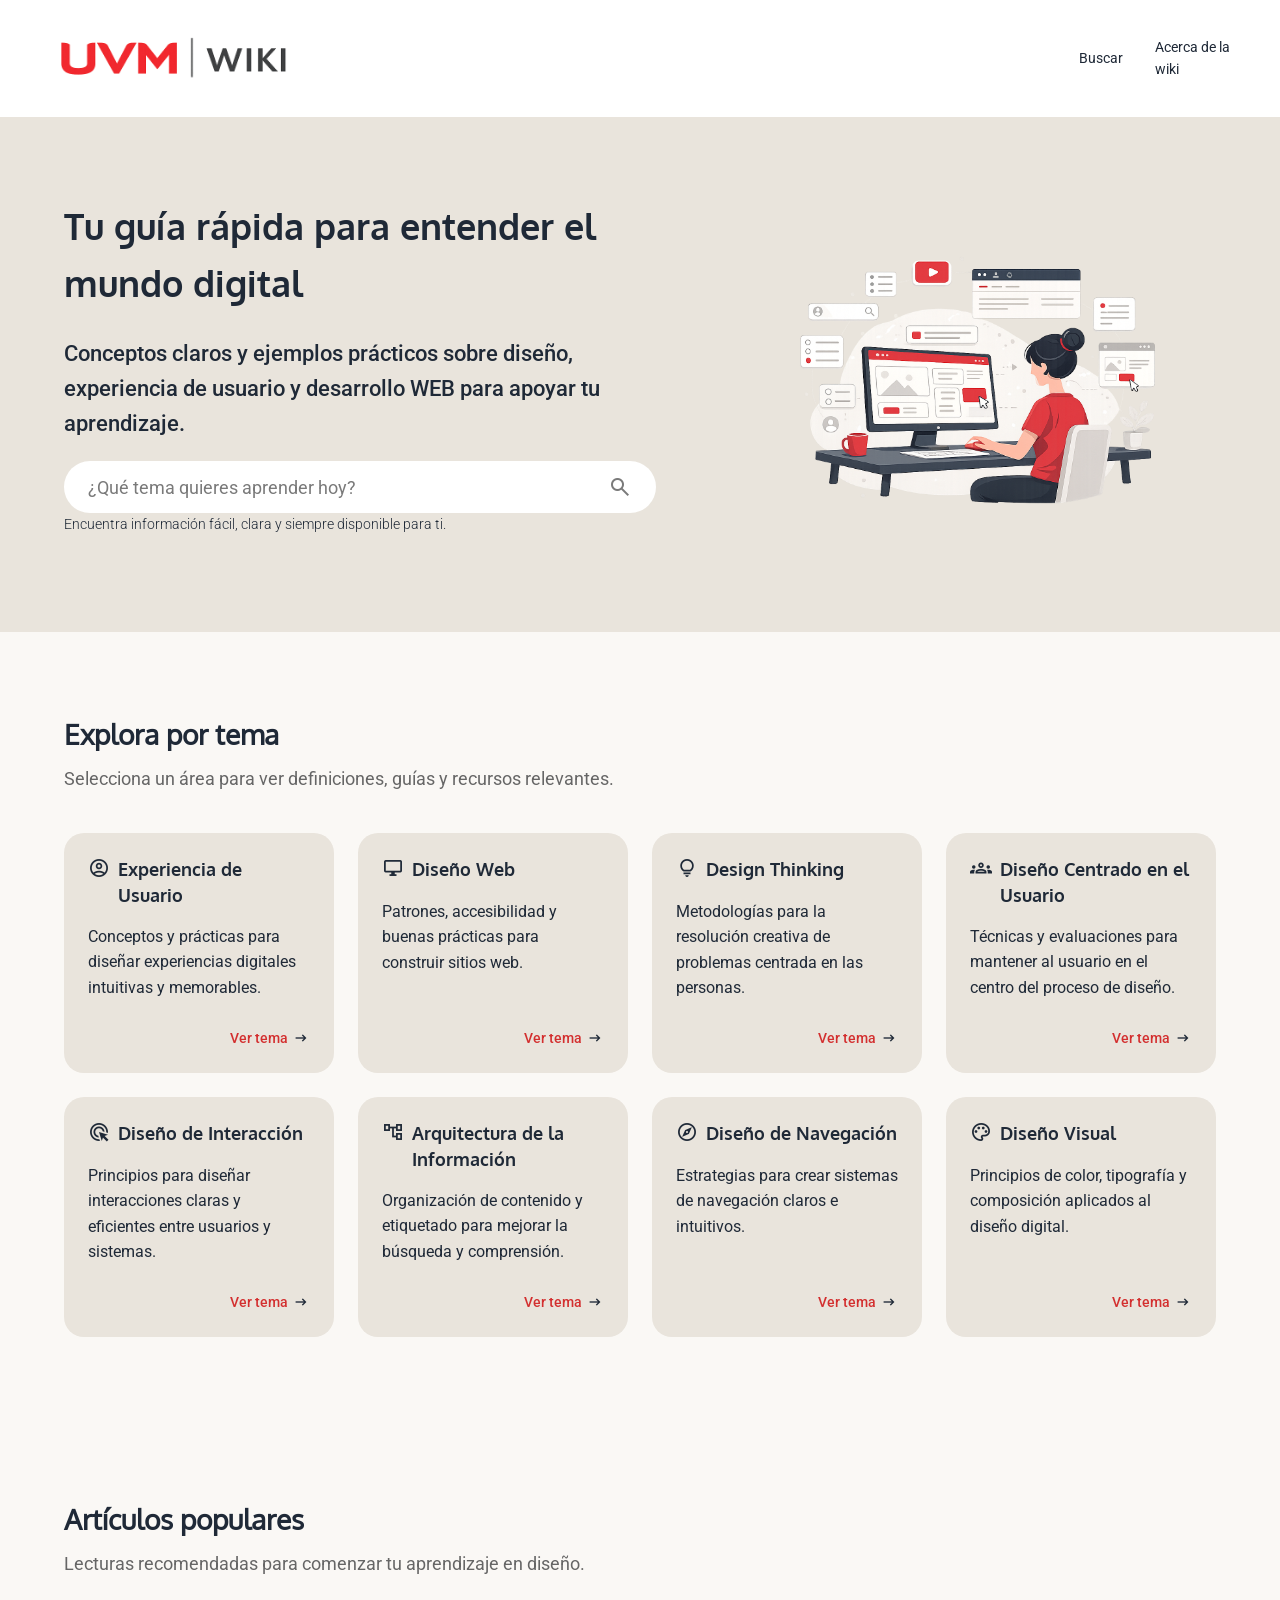
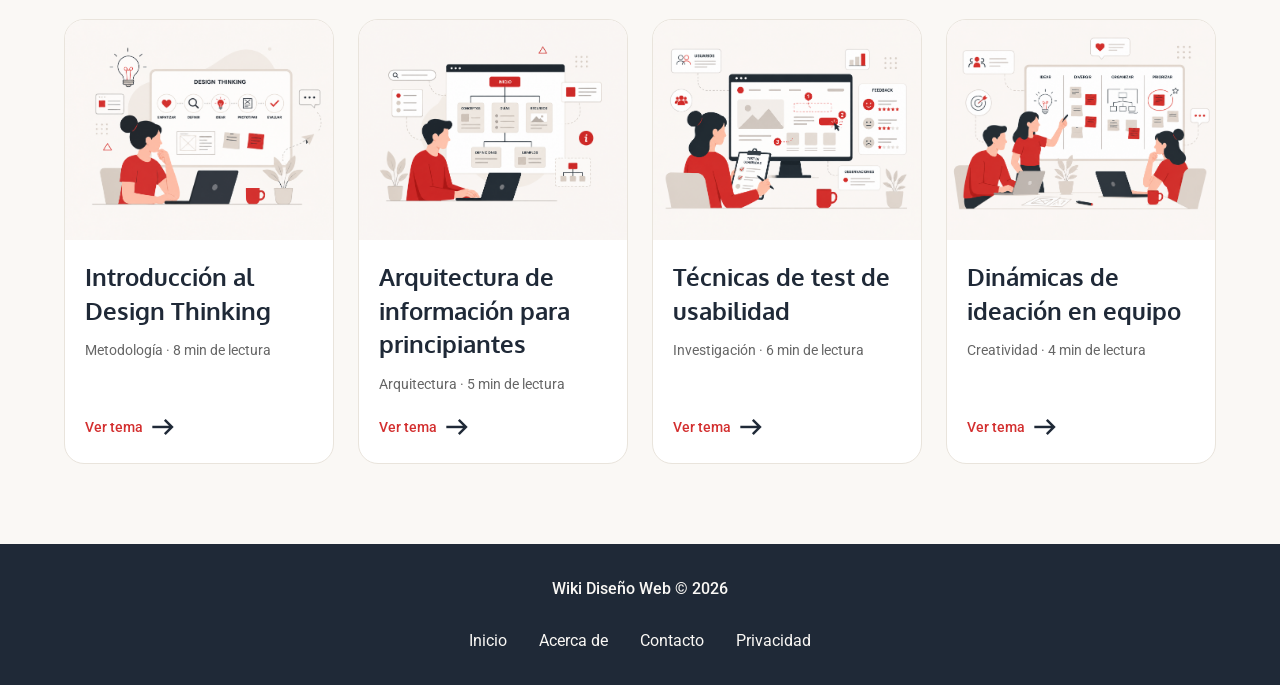
<file: index.html>
<!doctype html>
<html>
<head>
	
	<meta charset="UTF-8">
	
	<link rel="stylesheet" href="https://fonts.googleapis.com/css2?family=Material+Symbols+Outlined" >
	
	<!--
       CONFIGURACIÓN GENERAL DEL DOCUMENTO
       Define la codificación, compatibilidad, adaptación a dispositivos
       móviles, título del documento y conexión con archivos externos.
    -->

    <meta charset="UTF-8">

    <meta name="viewport" content="width=device-width, initial-scale=1.0">

    <meta name="description" content="Wiki educativa sobre Diseño de Interacción para estudiantes de Diseño Digital y Comunicación en Medios Digitales.">

    <meta name="keywords" content="Diseño de Interacción, UX, UI, Diseño Digital, UVM, Wiki Educativa">

    <meta name="author" content="Equipo 1 Pareja 5">
	
	<title>Wiki E1_P5</title>
	
	<!--
       HOJA DE ESTILOS PRINCIPAL
       Contiene toda la apariencia visual del sitio web.
    -->
    <link rel="stylesheet" href="recursos/css/style.css">

    <!--
       FAVICON
       Identidad visual mostrada en la pestaña del navegador.
    -->
    <link rel="icon" href="multimedia/iconos/favicon.png" type="image/png">
	
</head>

<body>
	
	<!--
       MENÚ PRINCIPAL
       Contiene la identidad visual de la wiki, acceso al buscador
       y navegación hacia las principales secciones del sitio.
    -->
	<nav>

		<!-- Logo -->
		<div class="nav-logo">
			<img src="multimedia/imagenes/inicio/logo.png" alt="logo">
		</div>

		<!-- Navegación escritorio -->
		<div class="nav-links">
			<a href="#">Buscar</a>
			<a href="acerca_de.html">Acerca de la wiki</a>
		</div>

		<!-- Menú móvil -->
		<div class="nav-menu">
			<span class="material-symbols-outlined">
				menu
			</span>
		</div>

	</nav>
	
	<!-- MENÚ MÓVIL -->

	<div class="mobile-menu">

		<a href="#">Buscar</a>

		<a href="acerca_de.html">Acerca de la wiki</a>

		<button class="btn-close">
			Cerrar
		</button>

	</div>
	
	<!--
       HERO PRINCIPAL
       Presenta el objetivo principal de la wiki mediante un título,
       descripción introductoria, buscador principal e imagen destacada
       relacionada con el tema de Diseño de Interacción.
    -->
	<header>
		<div class="container">
			<div class="hero-content">
				<h1>Tu guía rápida para entender el mundo digital</h1>
				<p>Conceptos claros y ejemplos prácticos sobre diseño, experiencia de usuario y desarrollo WEB para apoyar tu aprendizaje.</p>
				<div class="search-box">
					<input type="search" placeholder="¿Qué tema quieres aprender hoy?">
					<span class="material-symbols-outlined">
						search
					</span>
					</div>
				<p class="small-text hero-support">Encuentra información fácil, clara y siempre disponible para ti.</p>
			</div>
			<img  src="multimedia/imagenes/inicio/img_0001_e1p5.png" alt="Estudiante diseñando una experiencia digital">
		</div>
	</header>
	
	<main>
		<!--
		   CATEGORÍAS TEMÁTICAS
		   Muestra las principales áreas de aprendizaje disponibles dentro
		   de la wiki mediante tarjetas visuales que permiten acceder a los
		   distintos temas de estudio.
		-->
		<section class="topics">

			<div class="container">

				<h2>Explora por tema</h2>

				<p class="topics-intro">
					Selecciona un área para ver definiciones, guías y recursos relevantes.
				</p>

				<div class="topics-grid">

					<article class="topic-card">

						<h3>
							<span class="material-symbols-outlined">
								account_circle
							</span>
							Experiencia de Usuario
						</h3>

						<p>
							Conceptos y prácticas para diseñar experiencias digitales intuitivas y memorables.
						</p>

						<a href="#">
							Ver tema
							<span class="material-symbols-outlined">
								arrow_right_alt
							</span>
						</a>

					</article>

					<article class="topic-card">

						<h3>
							<span class="material-symbols-outlined">
								desktop_windows
							</span>
							Diseño Web
						</h3>

						<p>
							Patrones, accesibilidad y buenas prácticas para construir sitios web.
						</p>

						<a href="#">
							Ver tema
							<span class="material-symbols-outlined">
								arrow_right_alt
							</span>
						</a>

					</article>

					<article class="topic-card">

						<h3>
							<span class="material-symbols-outlined">
								lightbulb
							</span>
							Design Thinking
						</h3>

						<p>
							Metodologías para la resolución creativa de problemas centrada en las personas.
						</p>

						<a href="#">
							Ver tema
							<span class="material-symbols-outlined">
								arrow_right_alt
							</span>
						</a>

					</article>

					<article class="topic-card">

						<h3>
							<span class="material-symbols-outlined">
								groups
							</span>
							Diseño Centrado en el Usuario
						</h3>

						<p>
							Técnicas y evaluaciones para mantener al usuario en el centro del proceso de diseño.
						</p>

						<a href="#">
							Ver tema
							<span class="material-symbols-outlined">
								arrow_right_alt
							</span>
						</a>

					</article>

					<article class="topic-card">

						<h3>
							<span class="material-symbols-outlined">
								ads_click
							</span>
							Diseño de Interacción
						</h3>

						<p>
							Principios para diseñar interacciones claras y eficientes entre usuarios y sistemas.
						</p>

						<a href="diseno_de_interaccion.html">
							Ver tema
							<span class="material-symbols-outlined">
								arrow_right_alt
							</span>
						</a>

					</article>

					<article class="topic-card">

						<h3>
							<span class="material-symbols-outlined">
								account_tree
							</span>
							Arquitectura de la Información
						</h3>

						<p>
							Organización de contenido y etiquetado para mejorar la búsqueda y comprensión.
						</p>

						<a href="#">
							Ver tema
							<span class="material-symbols-outlined">
								arrow_right_alt
							</span>
						</a>

					</article>

					<article class="topic-card">

						<h3>
							<span class="material-symbols-outlined">
								explore
							</span>
							Diseño de Navegación
						</h3>

						<p>
							Estrategias para crear sistemas de navegación claros e intuitivos.
						</p>

						<a href="#">
							Ver tema
							<span class="material-symbols-outlined">
								arrow_right_alt
							</span>
						</a>

					</article>

					<article class="topic-card">

						<h3>
							<span class="material-symbols-outlined">
								palette
							</span>
							Diseño Visual
						</h3>

						<p>
							Principios de color, tipografía y composición aplicados al diseño digital.
						</p>

						<a href="#">
							Ver tema
							<span class="material-symbols-outlined">
								arrow_right_alt
							</span>
						</a>

					</article>

				</div>

			</div>

</section>


		<!--
		   ARTÍCULOS DESTACADOS
		   Presenta los contenidos más consultados por los usuarios para
		   facilitar el acceso rápido a recursos de aprendizaje relevantes.
		-->
		<section class="articles">

			<div class="container">

				<h2>Artículos populares</h2>

				<p class="articles-intro">
					Lecturas recomendadas para comenzar tu aprendizaje en diseño.
				</p>

				<div class="articles-grid">

					<article class="article-card">

						<img src="multimedia/imagenes/inicio/img_0002_e1p5.png" alt="Introducción al Design Thinking">

						<div class="article-content">

							<h3>Introducción al Design Thinking</h3>

							<p class="article-meta">
								Metodología · 8 min de lectura
							</p>

							<a href="#">
								Ver tema

								<span class="material-symbols-outlined">
									arrow_right_alt
								</span>
							</a>

						</div>

					</article>

					<article class="article-card">

						<img src="multimedia/imagenes/inicio/img_0003_e1p5.png" alt="Arquitectura de información">

						<div class="article-content">

							<h3>Arquitectura de información para principiantes</h3>

							<p class="article-meta">
								Arquitectura · 5 min de lectura
							</p>

							<a href="#">
								Ver tema

								<span class="material-symbols-outlined">
									arrow_right_alt
								</span>
							</a>

						</div>

					</article>

					<article class="article-card">

						<img src="multimedia/imagenes/inicio/img_0004_e1p5.png" alt="Pruebas de usabilidad">

						<div class="article-content">

							<h3>Técnicas de test de usabilidad</h3>

							<p class="article-meta">
								Investigación · 6 min de lectura
							</p>

							<a href="#">
								Ver tema

								<span class="material-symbols-outlined">
									arrow_right_alt
								</span>
							</a>

						</div>

					</article>

					<article class="article-card">

						<img src="multimedia/imagenes/inicio/img_0005_e1p5.png" alt="Dinámicas de ideación">

						<div class="article-content">

							<h3>Dinámicas de ideación en equipo</h3>

							<p class="article-meta">
								Creatividad · 4 min de lectura
							</p>

							<a href="#">
								Ver tema

								<span class="material-symbols-outlined">
									arrow_right_alt
								</span>
							</a>

						</div>

					</article>

				</div>

			</div>

		</section>
	</main>
	
	<!-- 
		PIE DE PÁGINA
       Contiene enlaces secundarios, información institucional,
       recursos complementarios y acceso a los documentos legales
       de la plataforma.
	-->
	<footer>

		<div class="container">

			<p class="footer-copy">
				Wiki Diseño Web © 2026
			</p>

			<div class="footer-links">

				<a href="#">Inicio</a>

				<a href="acerca_de.html">Acerca de</a>

				<a href="contacto.html">Contacto</a>

				<a href="politicas_de_privacidad.html">Privacidad</a>

			</div>

		</div>

	</footer>
	
	<!--
		ARCHIVO PRINCIPAL DE JAVASCRIPT
		Controla las interacciones y comportamientos dinámicos del sitio.
	-->
	
	<script src="recursos/js/app.js"></script>
	
</body>
</html>
</file>
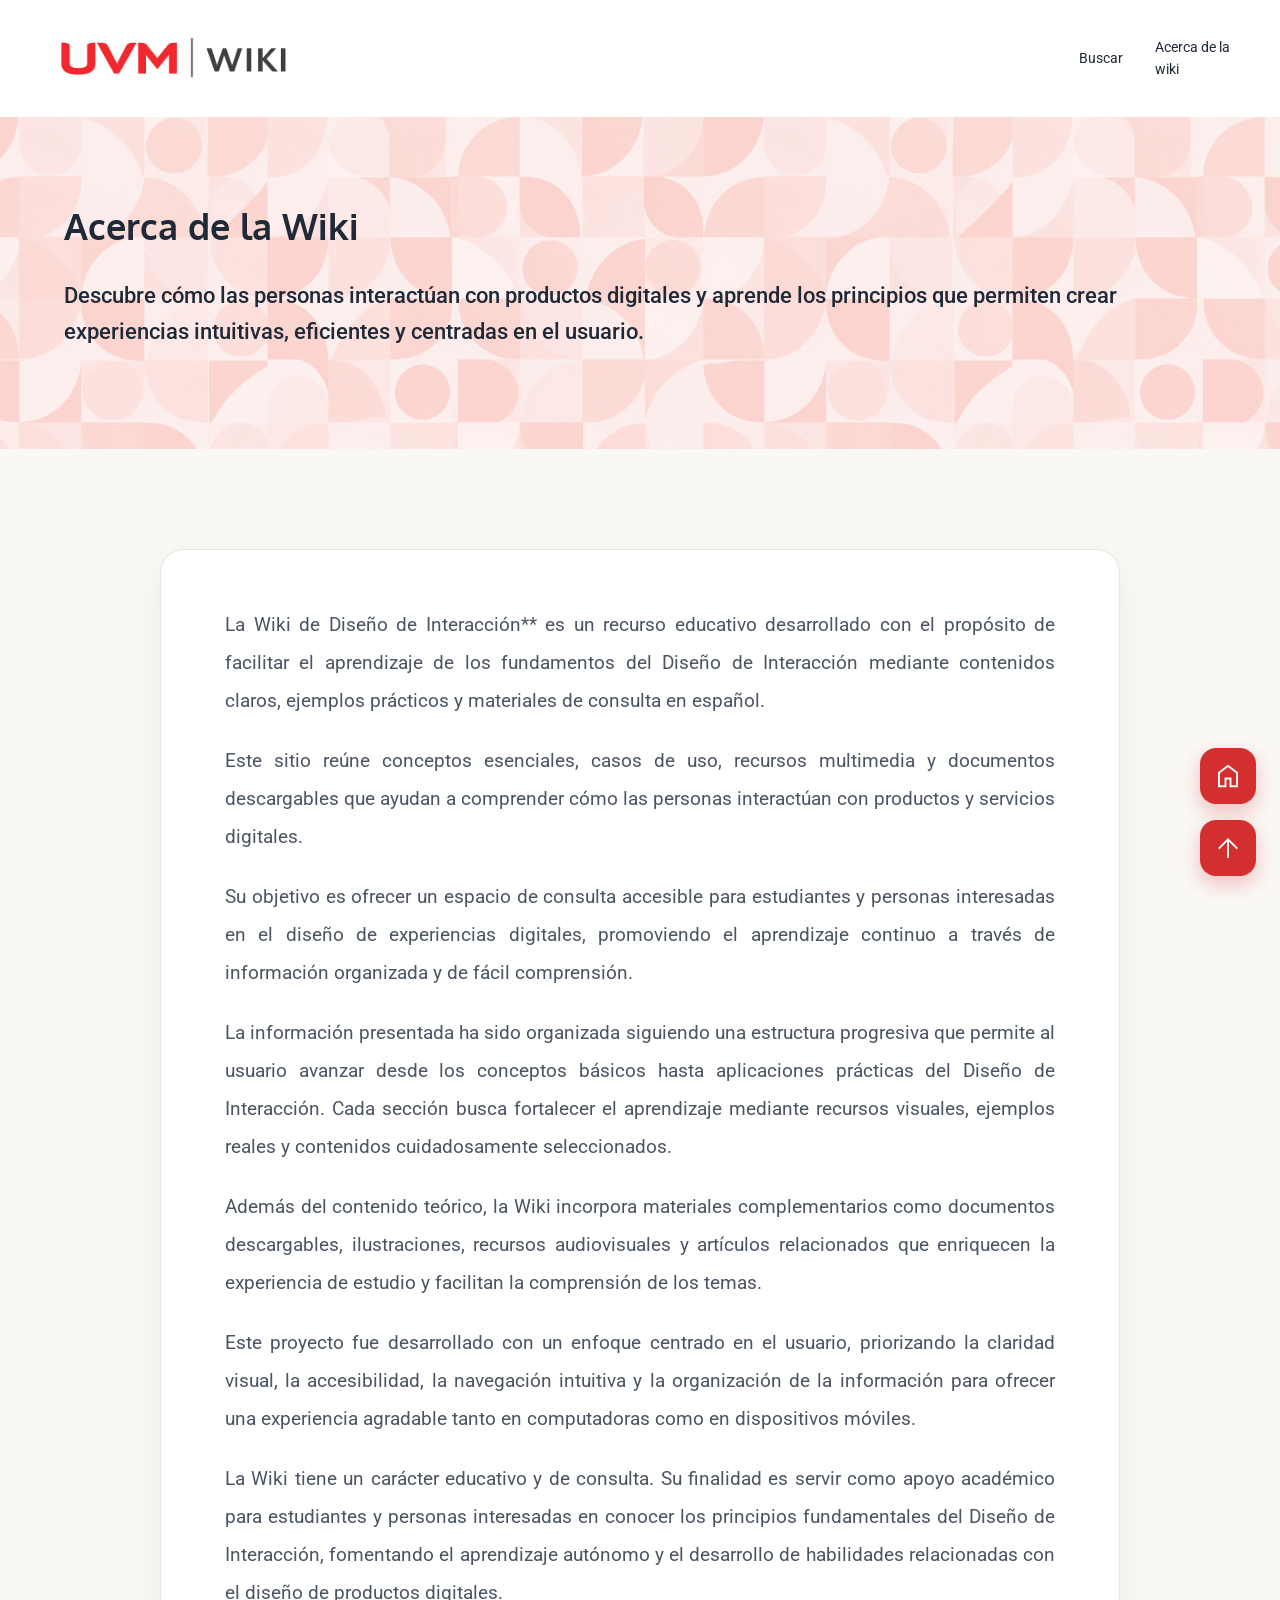
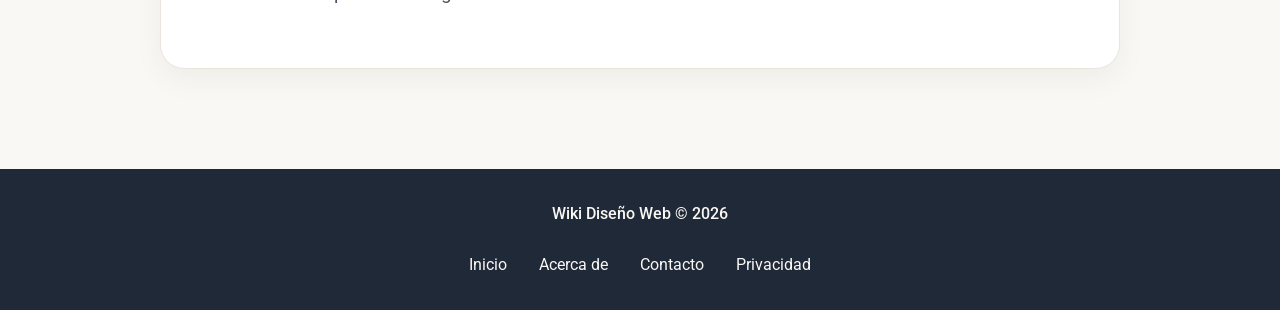
<file: acerca_de.html>
<!doctype html>
<html>
<head>
	
	<meta charset="UTF-8">
	
	<link rel="stylesheet" href="https://fonts.googleapis.com/css2?family=Material+Symbols+Outlined" >
	
	<!--
       CONFIGURACIÓN GENERAL DEL DOCUMENTO
       Define la codificación, compatibilidad, adaptación a dispositivos
       móviles, título del documento y conexión con archivos externos.
    -->

    <meta charset="UTF-8">

    <meta name="viewport" content="width=device-width, initial-scale=1.0">

    <meta name="description" content="Wiki educativa sobre Diseño de Interacción para estudiantes de Diseño Digital y Comunicación en Medios Digitales.">

    <meta name="keywords" content="Diseño de Interacción, UX, UI, Diseño Digital, UVM, Wiki Educativa">

    <meta name="author" content="Equipo 1 Pareja 5">
	
	<title>Wiki | Acerca de la Wiki</title>
	
	<!--
       HOJA DE ESTILOS PRINCIPAL
       Contiene toda la apariencia visual del sitio web.
    -->
    <link rel="stylesheet" href="recursos/css/style.css">

    <!--
       FAVICON
       Identidad visual mostrada en la pestaña del navegador.
    -->
    <link rel="icon" href="multimedia/iconos/favicon.png" type="image/png">
	
</head>

<body>
	
	<!--
       MENÚ PRINCIPAL
       Contiene la identidad visual de la wiki, acceso al buscador
       y navegación hacia las principales secciones del sitio.
    -->
	<nav>

		<!-- Logo -->
		<div class="nav-logo">
			<a href="index.html">
				<img src="multimedia/imagenes/inicio/logo.png">
			</a>
		</div>

		<!-- Navegación escritorio -->
		<div class="nav-links">
			<a href="#">Buscar</a>
			<a href="acerca_de.html">Acerca de la wiki</a>
		</div>

		<!-- Menú móvil -->
		<div class="nav-menu">
			<span class="material-symbols-outlined">
				menu
			</span>
		</div>

	</nav>
	
	<!-- MENÚ MÓVIL -->

	<div class="mobile-menu">
		
		<a href="index.html">Inicio</a>

		<a href="#">Buscar</a>

		<a href="acerca_de.html">Acerca de la wiki</a>

		<button class="btn-close">
			Cerrar
		</button>

	</div>
	
	<!--
	   HERO INTERNO
	   Presenta el tema principal de la página mediante un título
	   descriptivo y una breve introducción. La imagen decorativa
	   será aplicada posteriormente como fondo mediante CSS.
	-->

	<header id="indice" class="page-hero">

		<div class="container">

			<div class="page-hero-content">

				<h1>Acerca de la Wiki</h1>

				<p>
					Descubre cómo las personas interactúan con productos
					digitales y aprende los principios que permiten crear
					experiencias intuitivas, eficientes y centradas en el usuario.
				</p>

			</div>

		</div>

	</header>
	
	<main>
		
		<!--
		   ÍNDICE 
		   Permite al usuario navegar rápidamente entre los apartados
		   principales del tema. Cada tarjeta funciona como acceso
		   directo a una sección específica del contenido.
		-->

		<section class="section-complement">

			<div class="about-content">
				
				<p>

La Wiki de Diseño de Interacción** es un recurso educativo desarrollado con el propósito de facilitar el aprendizaje de los fundamentos del Diseño de Interacción mediante contenidos claros, ejemplos prácticos y materiales de consulta en español.
<br><br>
Este sitio reúne conceptos esenciales, casos de uso, recursos multimedia y documentos descargables que ayudan a comprender cómo las personas interactúan con productos y servicios digitales.
<br><br>
Su objetivo es ofrecer un espacio de consulta accesible para estudiantes y personas interesadas en el diseño de experiencias digitales, promoviendo el aprendizaje continuo a través de información organizada y de fácil comprensión.
<br><br>
La información presentada ha sido organizada siguiendo una estructura progresiva que permite al usuario avanzar desde los conceptos básicos hasta aplicaciones prácticas del Diseño de Interacción. Cada sección busca fortalecer el aprendizaje mediante recursos visuales, ejemplos reales y contenidos cuidadosamente seleccionados.
<br><br>
Además del contenido teórico, la Wiki incorpora materiales complementarios como documentos descargables, ilustraciones, recursos audiovisuales y artículos relacionados que enriquecen la experiencia de estudio y facilitan la comprensión de los temas.
<br><br>
Este proyecto fue desarrollado con un enfoque centrado en el usuario, priorizando la claridad visual, la accesibilidad, la navegación intuitiva y la organización de la información para ofrecer una experiencia agradable tanto en computadoras como en dispositivos móviles.
<br><br>
La Wiki tiene un carácter educativo y de consulta. Su finalidad es servir como apoyo académico para estudiantes y personas interesadas en conocer los principios fundamentales del Diseño de Interacción, fomentando el aprendizaje autónomo y el desarrollo de habilidades relacionadas con el diseño de productos digitales.

				</p>
			
			</div>

		</section>
			
	</main>
	

	<!-- 
		PIE DE PÁGINA
       Contiene enlaces secundarios, información institucional,
       recursos complementarios y acceso a los documentos legales
       de la plataforma.
	-->
	
	
	<footer>

		<div class="container">

			<p class="footer-copy">
				Wiki Diseño Web © 2026
			</p>

			<div class="footer-links">

				<a href="index.html">Inicio</a>

				<a href="#">Acerca de</a>

				<a href="contacto.html">Contacto</a>

				<a href="politicas_de_privacidad.html">Privacidad</a>

			</div>

		</div>

	</footer>
	
	
	<div class="floating-buttons">

	<a href="index.html" class="back-to-top">

		<span class="material-symbols-outlined">
			home
		</span>

	</a>

	<a href="#indice" class="back-to-top">

		<span class="material-symbols-outlined">
			arrow_upward
		</span>

	</a>

</div>
	
	
	<!--
		ARCHIVO PRINCIPAL DE JAVASCRIPT
		Controla las interacciones y comportamientos dinámicos del sitio.
	-->
	
	<script src="recursos/js/app.js"></script>
	
	
</body>
</html>
</file>
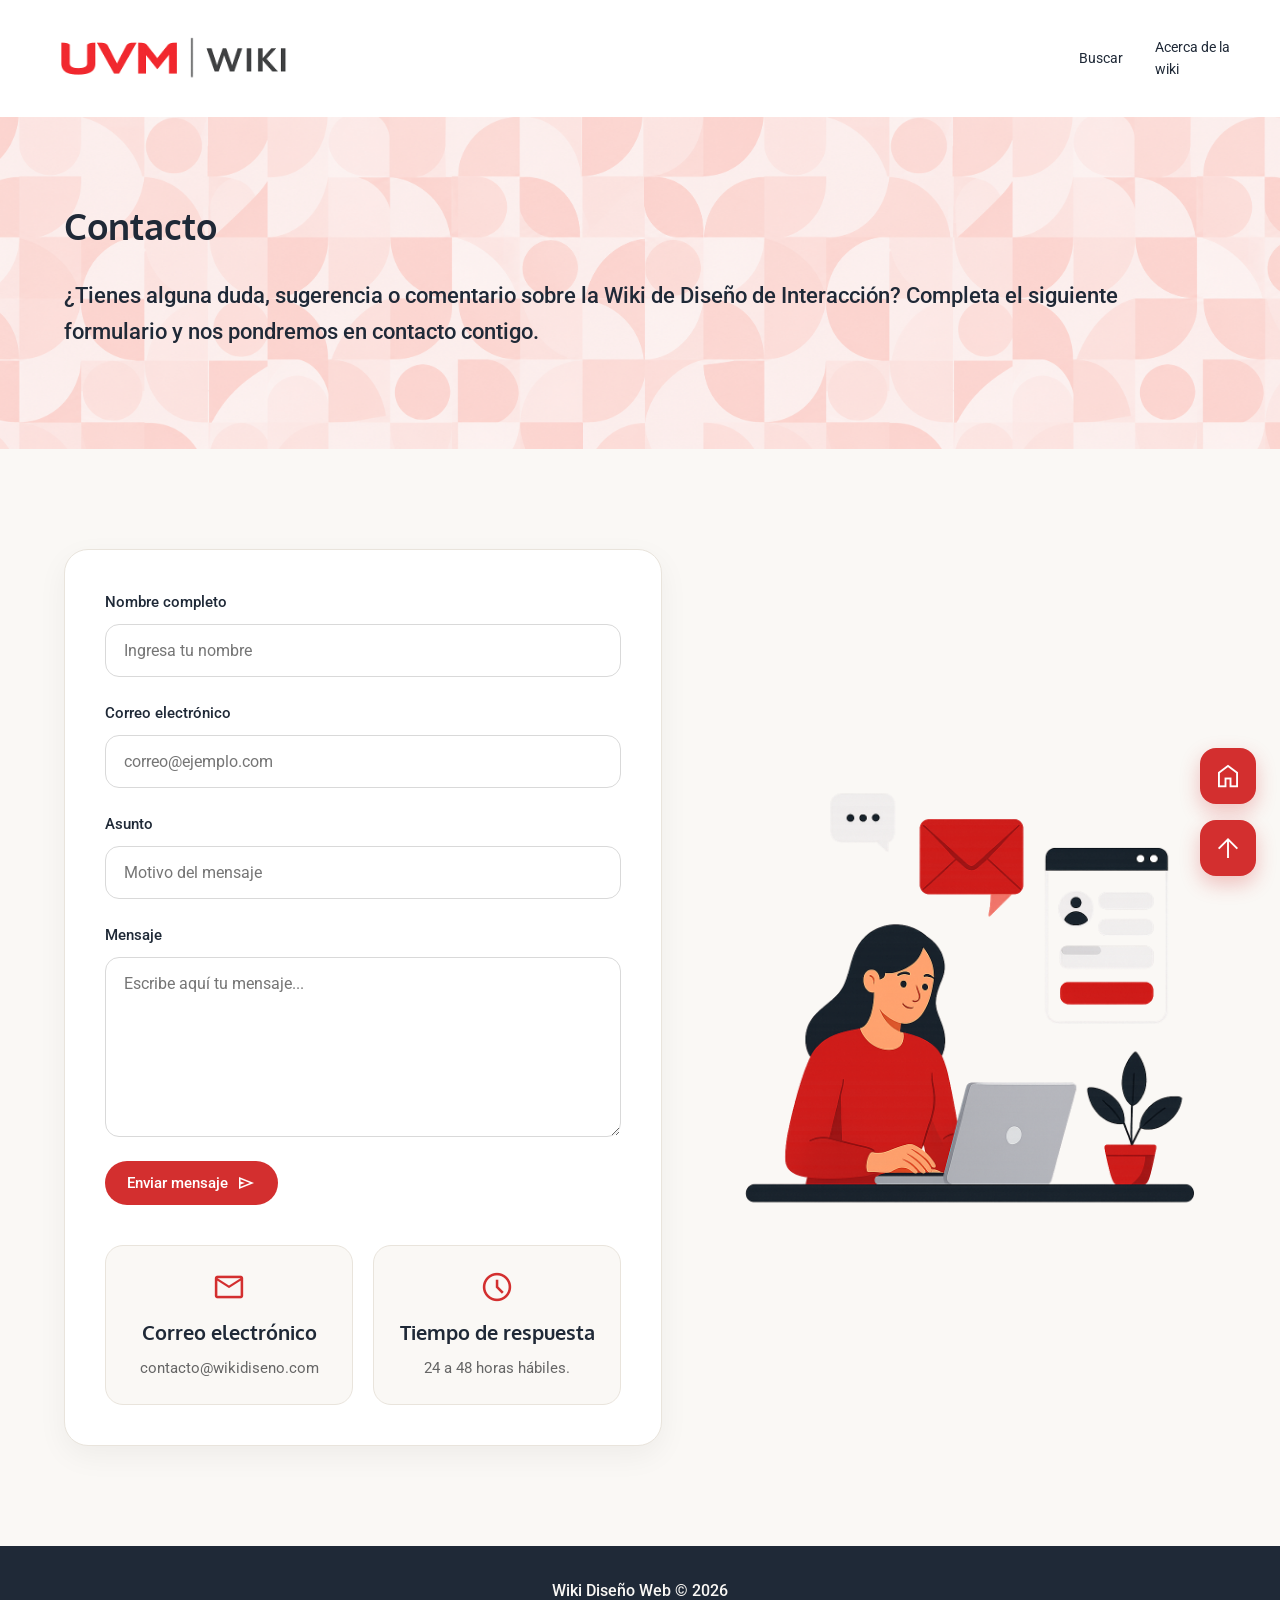
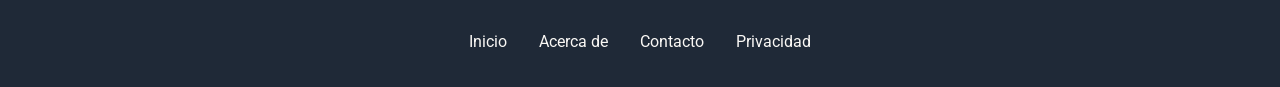
<file: contacto.html>
<!doctype html>
<html>
<head>
	
	<meta charset="UTF-8">
	
	<link rel="stylesheet" href="https://fonts.googleapis.com/css2?family=Material+Symbols+Outlined" >
	
	<!--
       CONFIGURACIÓN GENERAL DEL DOCUMENTO
       Define la codificación, compatibilidad, adaptación a dispositivos
       móviles, título del documento y conexión con archivos externos.
    -->

    <meta charset="UTF-8">

    <meta name="viewport" content="width=device-width, initial-scale=1.0">

    <meta name="description" content="Wiki educativa sobre Diseño de Interacción para estudiantes de Diseño Digital y Comunicación en Medios Digitales.">

    <meta name="keywords" content="Diseño de Interacción, UX, UI, Diseño Digital, UVM, Wiki Educativa">

    <meta name="author" content="Equipo 1 Pareja 5">
	
	<title>Wiki | Contacto</title>
	
	<!--
       HOJA DE ESTILOS PRINCIPAL
       Contiene toda la apariencia visual del sitio web.
    -->
    <link rel="stylesheet" href="recursos/css/style.css">

    <!--
       FAVICON
       Identidad visual mostrada en la pestaña del navegador.
    -->
    <link rel="icon" href="multimedia/iconos/favicon.png" type="image/png">
	
</head>

<body>
	
	<!--
       MENÚ PRINCIPAL
       Contiene la identidad visual de la wiki, acceso al buscador
       y navegación hacia las principales secciones del sitio.
    -->
	<nav>

		<!-- Logo -->
		<div class="nav-logo">
			<a href="index.html">
				<img src="multimedia/imagenes/inicio/logo.png">
			</a>
		</div>

		<!-- Navegación escritorio -->
		<div class="nav-links">
			<a href="#">Buscar</a>
			<a href="acerca_de.html">Acerca de la wiki</a>
		</div>

		<!-- Menú móvil -->
		<div class="nav-menu">
			<span class="material-symbols-outlined">
				menu
			</span>
		</div>

	</nav>
	
	<!-- MENÚ MÓVIL -->

	<div class="mobile-menu">
		
		<a href="index.html">Inicio</a>

		<a href="#">Buscar</a>

		<a href="acerca_de.html">Acerca de la wiki</a>

		<button class="btn-close">
			Cerrar
		</button>

	</div>
	
	<!--
	   HERO INTERNO
	   Presenta el tema principal de la página mediante un título
	   descriptivo y una breve introducción. La imagen decorativa
	   será aplicada posteriormente como fondo mediante CSS.
	-->

	<header id="indice" class="page-hero">

		<div class="container">

			<div class="page-hero-content">

				<h1>Contacto</h1>

				<p>
					¿Tienes alguna duda, sugerencia o comentario sobre la Wiki de Diseño de Interacción? Completa el siguiente formulario y nos pondremos en contacto contigo.
				</p>

			</div>

		</div>

	</header>
	
	<main>
		
		<!--
		==================================================
		CONTACTO
		Formulario de comunicación para que los usuarios
		puedan enviar dudas, sugerencias o comentarios
		relacionados con la Wiki.
		==================================================
		-->

		<section class="section-complement">

			<div class="container">

				<div class="contact-wrapper">

					<div class="contact-form">

						<form>

							<div class="form-group">

								<label for="nombre">
									Nombre completo
								</label>

								<input
									type="text"
									id="nombre"
									placeholder="Ingresa tu nombre"
								>

							</div>

							<div class="form-group">

								<label for="correo">
									Correo electrónico
								</label>

								<input
									type="email"
									id="correo"
									placeholder="correo@ejemplo.com"
								>

							</div>

							<div class="form-group">

								<label for="asunto">
									Asunto
								</label>

								<input
									type="text"
									id="asunto"
									placeholder="Motivo del mensaje"
								>

							</div>

							<div class="form-group">

								<label for="mensaje">
									Mensaje
								</label>

								<textarea
									id="mensaje"
									rows="7"
									placeholder="Escribe aquí tu mensaje..."
								></textarea>

							</div>

							<button
								type="submit"
								class="pdf-download"
							>

								Enviar mensaje

								<span class="material-symbols-outlined">

									send

								</span>

							</button>

						</form>

						<div class="contact-info">

							<div class="info-card">

								<span class="material-symbols-outlined">

									mail

								</span>

								<h3>Correo electrónico</h3>

								<p>
									contacto@wikidiseno.com
								</p>

							</div>

							<div class="info-card">

								<span class="material-symbols-outlined">

									schedule

								</span>

								<h3>Tiempo de respuesta</h3>

								<p>
									24 a 48 horas hábiles.
								</p>

							</div>

						</div>

					</div>

					<div class="contact-image">

						<img
							src="multimedia/imagenes/contenidos/img_0015_e1p5.png"
							alt="Contacto"
						>

					</div>

				</div>

			</div>

		</section>
			
	</main>
	

	<!-- 
		PIE DE PÁGINA
       Contiene enlaces secundarios, información institucional,
       recursos complementarios y acceso a los documentos legales
       de la plataforma.
	-->
	
	
	<footer>

		<div class="container">

			<p class="footer-copy">
				Wiki Diseño Web © 2026
			</p>

			<div class="footer-links">

				<a href="index.html">Inicio</a>

				<a href="acerca_de.html">Acerca de</a>

				<a href="#">Contacto</a>

				<a href="politicas_de_privacidad.html">Privacidad</a>

			</div>

		</div>

	</footer>
	
	
	<div class="floating-buttons">

	<a href="index.html" class="back-to-top">

		<span class="material-symbols-outlined">
			home
		</span>

	</a>

	<a href="#indice" class="back-to-top">

		<span class="material-symbols-outlined">
			arrow_upward
		</span>

	</a>

</div>
	
	
	<!--
		ARCHIVO PRINCIPAL DE JAVASCRIPT
		Controla las interacciones y comportamientos dinámicos del sitio.
	-->
	
	<script src="recursos/js/app.js"></script>
	
	
</body>
</html>
</file>
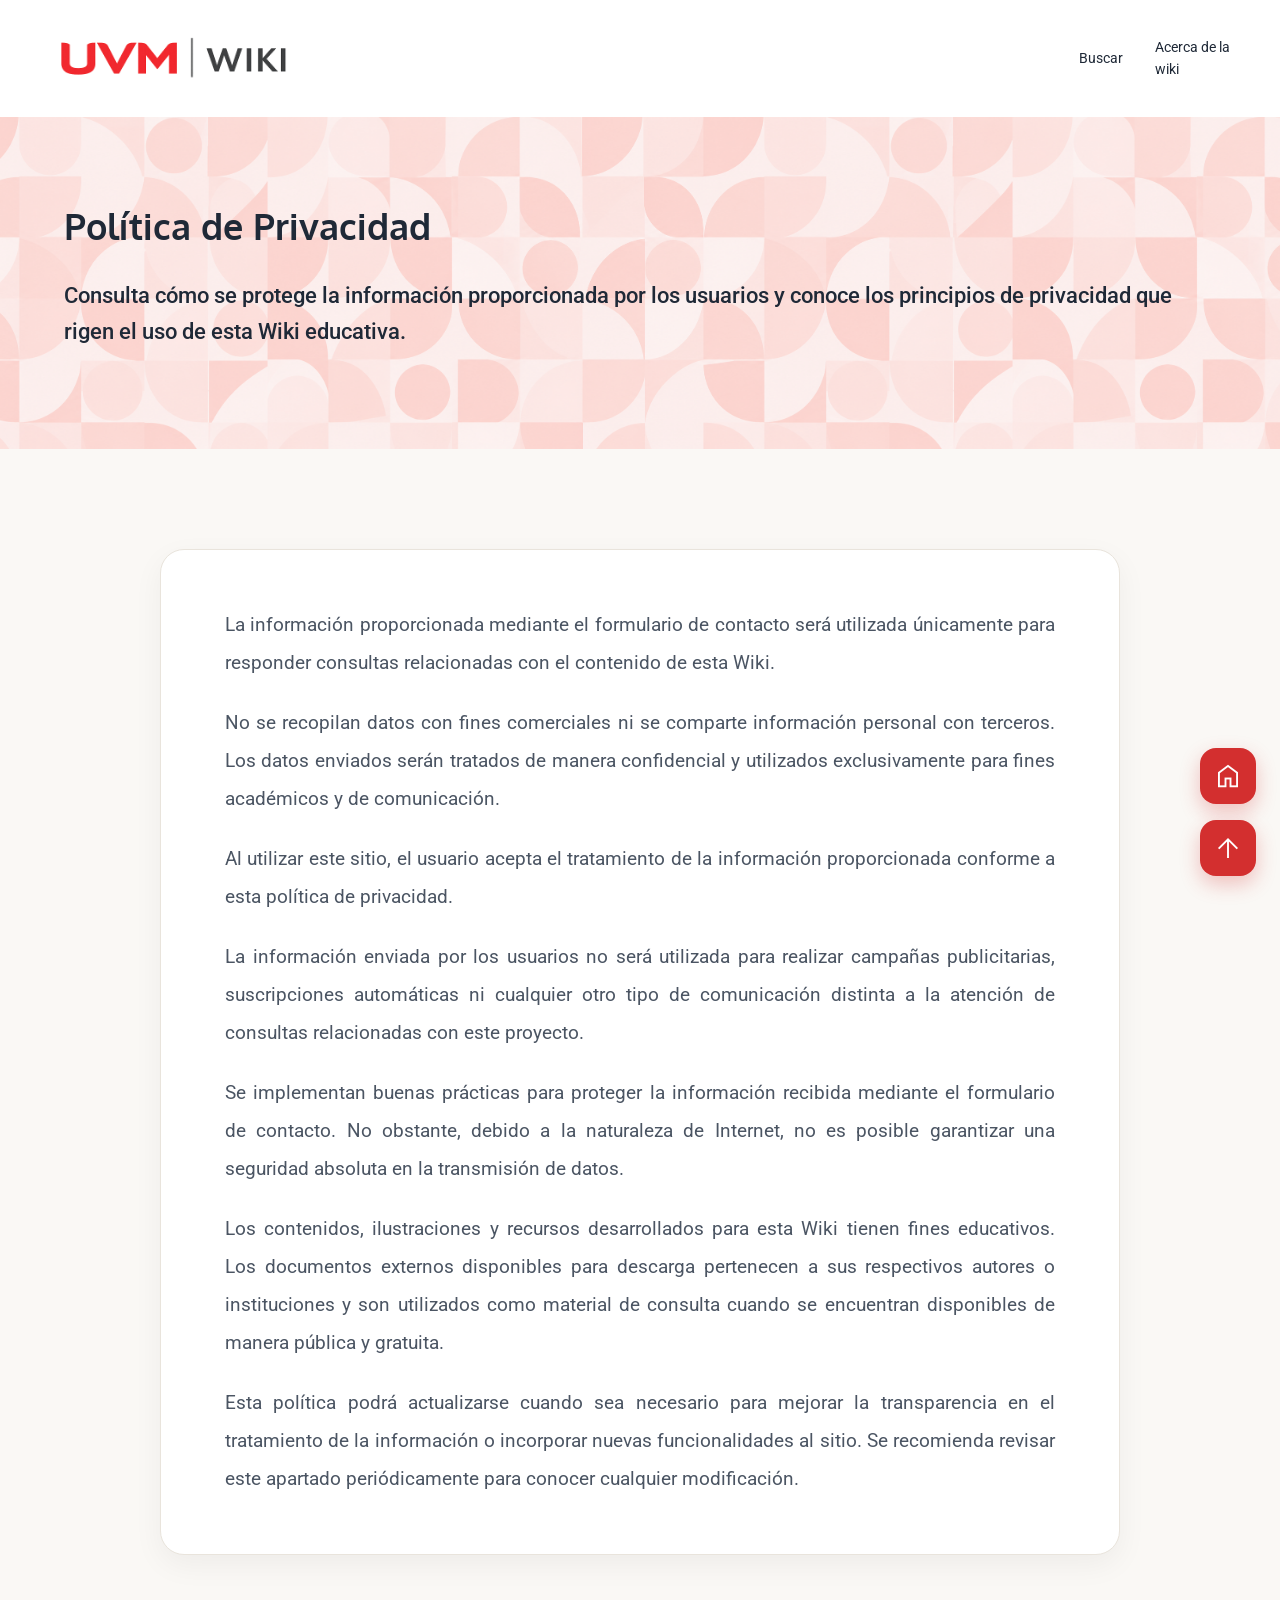
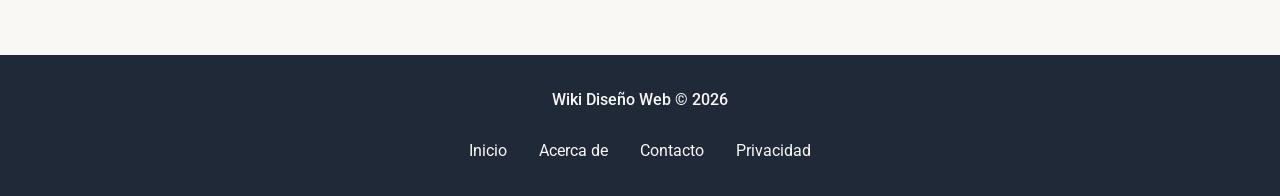
<file: politicas_de_privacidad.html>
<!doctype html>
<html>
<head>
	
	<meta charset="UTF-8">
	
	<link rel="stylesheet" href="https://fonts.googleapis.com/css2?family=Material+Symbols+Outlined" >
	
	<!--
       CONFIGURACIÓN GENERAL DEL DOCUMENTO
       Define la codificación, compatibilidad, adaptación a dispositivos
       móviles, título del documento y conexión con archivos externos.
    -->

    <meta charset="UTF-8">

    <meta name="viewport" content="width=device-width, initial-scale=1.0">

    <meta name="description" content="Wiki educativa sobre Diseño de Interacción para estudiantes de Diseño Digital y Comunicación en Medios Digitales.">

    <meta name="keywords" content="Diseño de Interacción, UX, UI, Diseño Digital, UVM, Wiki Educativa">

    <meta name="author" content="Equipo 1 Pareja 5">
	
	<title>Wiki | Acerca de la Wiki</title>
	
	<!--
       HOJA DE ESTILOS PRINCIPAL
       Contiene toda la apariencia visual del sitio web.
    -->
    <link rel="stylesheet" href="recursos/css/style.css">

    <!--
       FAVICON
       Identidad visual mostrada en la pestaña del navegador.
    -->
    <link rel="icon" href="multimedia/iconos/favicon.png" type="image/png">
	
</head>

<body>
	
	<!--
       MENÚ PRINCIPAL
       Contiene la identidad visual de la wiki, acceso al buscador
       y navegación hacia las principales secciones del sitio.
    -->
	<nav>

		<!-- Logo -->
		<div class="nav-logo">
			<a href="index.html">
				<img src="multimedia/imagenes/inicio/logo.png" alt="logo Wiki">
			</a>
		</div>

		<!-- Navegación escritorio -->
		<div class="nav-links">
			<a href="#">Buscar</a>
			<a href="acerca_de.html">Acerca de la wiki</a>
		</div>

		<!-- Menú móvil -->
		<div class="nav-menu">
			<span class="material-symbols-outlined">
				menu
			</span>
		</div>

	</nav>
	
	<!-- MENÚ MÓVIL -->

	<div class="mobile-menu">
		
		<a href="index.html">Inicio</a>

		<a href="#">Buscar</a>

		<a href="acerca_de.html">Acerca de la wiki</a>

		<button class="btn-close">
			Cerrar
		</button>

	</div>
	
	<!--
	   HERO INTERNO
	   Presenta el tema principal de la página mediante un título
	   descriptivo y una breve introducción. La imagen decorativa
	   será aplicada posteriormente como fondo mediante CSS.
	-->

	<header class="page-hero">

		<div class="container">

			<div class="page-hero-content">

				<h1>Política de Privacidad</h1>

				<p>
					Consulta cómo se protege la información proporcionada por los usuarios y conoce los principios de privacidad que rigen el uso de esta Wiki educativa.
				</p>

			</div>

		</div>

	</header>
	
	<main>
		
		<!--
		   ÍNDICE 
		   Permite al usuario navegar rápidamente entre los apartados
		   principales del tema. Cada tarjeta funciona como acceso
		   directo a una sección específica del contenido.
		-->

		<section id="indice" class="section-complement">

			<div class="about-content">
				
				<p>

 
La información proporcionada mediante el formulario de contacto será utilizada únicamente para responder consultas relacionadas con el contenido de esta Wiki.
<br><br>
No se recopilan datos con fines comerciales ni se comparte información personal con terceros. Los datos enviados serán tratados de manera confidencial y utilizados exclusivamente para fines académicos y de comunicación.
<br><br>
Al utilizar este sitio, el usuario acepta el tratamiento de la información proporcionada conforme a esta política de privacidad.
<br><br>
La información enviada por los usuarios no será utilizada para realizar campañas publicitarias, suscripciones automáticas ni cualquier otro tipo de comunicación distinta a la atención de consultas relacionadas con este proyecto.
<br><br>
Se implementan buenas prácticas para proteger la información recibida mediante el formulario de contacto. No obstante, debido a la naturaleza de Internet, no es posible garantizar una seguridad absoluta en la transmisión de datos.
<br><br>
Los contenidos, ilustraciones y recursos desarrollados para esta Wiki tienen fines educativos. Los documentos externos disponibles para descarga pertenecen a sus respectivos autores o instituciones y son utilizados como material de consulta cuando se encuentran disponibles de manera pública y gratuita.
<br><br>
Esta política podrá actualizarse cuando sea necesario para mejorar la transparencia en el tratamiento de la información o incorporar nuevas funcionalidades al sitio. Se recomienda revisar este apartado periódicamente para conocer cualquier modificación.


				</p>
			
			</div>

		</section>
			
	</main>
	

	<!-- 
		PIE DE PÁGINA
       Contiene enlaces secundarios, información institucional,
       recursos complementarios y acceso a los documentos legales
       de la plataforma.
	-->
	
	
	<footer>

		<div class="container">

			<p class="footer-copy">
				Wiki Diseño Web © 2026
			</p>

			<div class="footer-links">

				<a href="index.html">Inicio</a>

				<a href="acerca_de.html">Acerca de</a>

				<a href="contacto.html">Contacto</a>

				<a href="#">Privacidad</a>

			</div>

		</div>

	</footer>
	
	
	<div class="floating-buttons">

	<a href="index.html" class="back-to-top">

		<span class="material-symbols-outlined">
			home
		</span>

	</a>

	<a href="#indice" class="back-to-top">

		<span class="material-symbols-outlined">
			arrow_upward
		</span>

	</a>

</div>
	
	
	<!--
		ARCHIVO PRINCIPAL DE JAVASCRIPT
		Controla las interacciones y comportamientos dinámicos del sitio.
	-->
	
	<script src="recursos/js/app.js"></script>
	
	
</body>
</html>
</file>
<file: recursos/css/style.css>
@charset "UTF-8";
/* CSS Document */

/* ==================================================
   01. TIPOGRAFÍAS LOCALES
   Carga de fuentes almacenadas dentro del proyecto
================================================== */

@font-face{
	font-family:'PT Sans Narrow';
	src:url("../../multimedia/tipografias/PTSansNarrow-Regular.ttf");
	font-display:swap;
}

@font-face{
	font-family:'PT Sans Narrow Bold';
	src:url("../../multimedia/tipografias/PTSansNarrow-Bold.ttf");
	font-display:swap;
}

@font-face{
	font-family:'Oxygen';
	src:url("../../multimedia/tipografias/Oxygen-Regular.ttf");
	font-display:swap;
}

@font-face{
	font-family:'Oxygen Bold';
	src:url("../../multimedia/tipografias/Oxygen-Bold.ttf");
	font-display:swap;
}

@font-face{
	font-family:'Roboto';
	src:url("../../multimedia/tipografias/Roboto-Regular.ttf");
	font-display:swap;
}

@font-face{
	font-family:'Roboto Medium';
	src:url("../../multimedia/tipografias/Roboto-Medium.ttf");
	font-display:swap;
}

@font-face{
	font-family:'Roboto Light';
	src:url("../../multimedia/tipografias/Roboto-Light.ttf");
	font-display:swap;
}



/* ==================================================
   02. TIPOGRAFÍAS
   Jerarquía tipográfica global del sitio
================================================== */

.display{

	font-family:'PT Sans Narrow Bold', sans-serif;
	font-size:56px;
}

h1{

	font-family:'Oxygen Bold', sans-serif;
	font-size:36px;
}

h2{

	font-family:'Oxygen', sans-serif;
	font-size:28px;
}

.intro{

	font-family:'Roboto Medium', sans-serif;
	font-size:22px;
}

.body-text{

	font-family:'Roboto', sans-serif;
	font-size:18px;
}

.small-text{

	font-family:'Roboto Light', sans-serif;
	font-size:14px;
}


/* ==================================================
   03. ESPACIADOS
   Márgenes reutilizables entre componentes
================================================== */

.mt-display{

	margin-bottom:32px;
}

.mt-h1{

	margin-bottom:24px;
}

.mt-intro{

	margin-bottom:20px;
}

.mt-h2,
.hero-support{

	margin-bottom:16px;
}


/* ==================================================
   04. COLORES
   Clases reutilizables para fondos y textos
================================================== */

/* Fondos */

.bg-fondo{
	background-color:#FAF8F5;
}

.bg-blanco{
	background-color:#FFFFFF;
}

.bg-secundario{
	background-color:#E9E4DC;
}

.bg-azul{
	background-color:#1F2937;
}

.bg-acento{
	background-color:#D32F2F;
}


/* Textos */

.text-negro{
	color:#000000;
}

.text-blanco{
	color:#FFFFFF;
}

.text-azul{
	color:#1F2937;
}

.text-acento{
	color:#D32F2F;
}


/* ==================================================
   05. RESET GENERAL
   Restablece los estilos predeterminados del navegador
================================================== */

*,
*::before,
*::after{

	margin:0;
	padding:0;

	box-sizing:border-box;
}


/* ==================================================
   06. BORDES REDONDEADOS
   Clases reutilizables para componentes
================================================== */

.radius-small{

	border-radius:8px;
}

.radius-medium{

	border-radius:12px;
}

.radius-large{

	border-radius:20px;
}

.radius-pill{

	border-radius:999px;
}

.radius-circle{

	border-radius:50%;
}


/* ==================================================
   07. CONFIGURACIÓN GENERAL
================================================== */

html{

	scroll-behavior:smooth;
}

body{

	font-family:'Roboto', sans-serif;

	background-color:#FAF8F5;

	color:#1F2937;

	line-height:1.6;
}


/* ==================================================
   08. CONTENEDORES
================================================== */

.container{

	width:90%;

	max-width:1200px;

	margin:0 auto;
}
 

/* ==================================================
   09. ENLACES
================================================== */

a{

	text-decoration:none;

	color:inherit;

	transition:.3s ease;
}

a:hover{

	opacity:.8;
}


/* ==================================================
   10. BOTONES
================================================== */

.btn-primary,
.btn-secondary{

	padding:12px 24px;

	border:none;

	cursor:pointer;

	transition:.3s ease;
}


/* ==================================================
   11. IMÁGENES
================================================== */

img{

	display:block;

	width:100%;

	max-width:100%;

	height:auto;
}


/* ==================================================
   12. MENÚ PRINCIPAL
   Barra superior de navegación
================================================== */

nav{

	display:flex;

	justify-content:space-between;

	align-items:center;

	padding:24px 48px;

	background-color:#FFFFFF;
}


.nav-logo,
.nav-links{

	display:flex;

	align-items:center;
}


.nav-logo{

	gap:16px;
}

.nav-logo img {
	width: 25%;
}

.nav-links{

	gap:32px;
}


.nav-links a{

	font-size:14px;

	color:#1F2937;
}


.nav-menu{

	display:none;
}


.material-symbols-outlined{

	font-size:32px;

	color:#1F2937;

	cursor:pointer;
}


/* ==================================================
   13. HERO PRINCIPAL
   Encabezado principal de la página de inicio
================================================== */

header{

	background-color:#E9E4DC;

	padding:80px 0;
}


header .container{

	display:flex;

	align-items:center;

	justify-content:space-between;

	gap:60px;
}


header div,
header img{

	flex:1;
}


header img{

	max-width:500px;

	width:100%;

	height:auto;
}


header h1{

	font-family:'Oxygen Bold', sans-serif;

	font-size:36px;

	color:#1F2937;

	margin-bottom:24px;
}


header p{

	font-family:'Roboto Medium', sans-serif;

	font-size:22px;

	color:#1F2937;

	margin-bottom:20px;
}


/* ==========================
   Buscador
========================== */

.search-box{

	display:flex;

	align-items:center;

	gap:16px;

	width:100%;

	max-width:600px;

	height:52px;

	padding:8px 24px;

	background:#FFFFFF;

	border-radius:999px;
}


.search-box input{

	flex:1;

	height:100%;

	margin:0;

	padding:0;

	border:none;

	outline:none;

	background:none;

	font-family:'Roboto', sans-serif;

	font-size:18px;

	color:#1F2937;
}


.search-box input::placeholder{

	font-family:'Roboto', sans-serif;

	color:#7A7A7A;

	line-height:52px;
}


.search-box .material-symbols-outlined{

	flex-shrink:0;

	font-size:24px;

	color:#7A7A7A;
}


/* ==================================================
   14. PIE DE PÁGINA
   Información secundaria y navegación complementaria
================================================== */

footer{

	background-color:#1F2937;

	padding:32px 0;
}


footer .container{

	display:flex;

	flex-direction:column;

	align-items:center;

	gap:16px;
}


.footer-copy{

	margin-bottom:10px;

	font-family:'Roboto Medium', sans-serif;

	font-size:16px;

	color:#FAF8F5;
}


.footer-links{

	display:flex;

	flex-wrap:wrap;

	justify-content:center;

	gap:32px;
}


.footer-links a{

	font-size:16px;

	color:#FAF8F5;
}


.footer-links a:hover{

	color:#D32F2F;
}


/* ==================================================
   15. MENÚ MÓVIL
   Navegación para dispositivos móviles
================================================== */

.mobile-menu{

	position:fixed;

	inset:0;

	display:flex;

	flex-direction:column;

	justify-content:center;

	align-items:center;

	gap:24px;

	background:rgba(31,41,55,.65);

	backdrop-filter:blur(12px);

	opacity:0;

	visibility:hidden;

	transition:.3s ease;

	z-index:999;
}


.mobile-menu.active{

	opacity:1;

	visibility:visible;
}


.mobile-menu a{

	font-family:'Oxygen Bold', sans-serif;

	font-size:28px;

	color:#FAF8F5;
}


.btn-close{

	margin-top:40px;

	padding:12px 32px;

	border:none;

	border-radius:999px;

	background:#D32F2F;

	color:#FFFFFF;

	font-family:'Roboto Medium', sans-serif;

	font-size:16px;

	cursor:pointer;

	transition:.3s ease;
}


/* ==================================================
   16. TEMAS PRINCIPALES
================================================== */

.topics{

	padding:80px 0;
}


.topics h2{

	margin-bottom:8px;
}


.topics > .container > p,
.topics-intro{

	margin-top:8px;

	margin-bottom:40px;

	font-size:18px;

	color:#666666;
}


.topics-grid{

	display:grid;

	grid-template-columns:repeat(4,1fr);

	gap:24px;
}


.topic-card{

	display:flex;

	flex-direction:column;

	min-height:240px;

	padding:24px;

	background:#E9E4DC;

	border-radius:20px;

	transition:.3s ease;
}


.topic-card:hover{

	transform:translateY(-4px);
}


.topic-icon{

	width:72px;

	height:72px;

	margin-bottom:24px;

	border-radius:50%;
}


.topic-card h3{

	display:flex;

	align-items:flex-start;

	gap:8px;

	margin-bottom:16px;

	font-family:'Oxygen Bold', sans-serif;

	font-size:18px;

	line-height:1.4;
}


.topic-card h3 .material-symbols-outlined{

	flex-shrink:0;

	font-size:22px;
}


.topic-card p{

	flex-grow:1;

	font-size:16px;

	line-height:1.6;
}


.topic-card a{

	display:flex;

	justify-content:flex-end;

	align-items:center;

	gap:4px;

	margin-top:24px;

	font-family:'Roboto Medium', sans-serif;

	font-size:14px;

	color:#D32F2F;
}


.topic-card a .material-symbols-outlined{

	font-size:18px;
}


/* ==================================================
   17. ARTÍCULOS POPULARES
================================================== */

.articles{

	padding:80px 0;
}


.articles-intro{

	margin-top:8px;

	margin-bottom:40px;

	font-size:18px;

	color:#666666;
}


.articles-grid{

	display:grid;

	grid-template-columns:repeat(4,1fr);

	gap:24px;
}


.article-card{

	display:flex;

	flex-direction:column;

	overflow:hidden;

	background:#FFFFFF;

	border:1px solid #E9E4DC;

	border-radius:20px;

	transition:.3s ease;
}


.article-card:hover{

	transform:translateY(-4px);
}


.article-card img{

	width:100%;

	height:220px;

	object-fit:cover;

	background:#E9E4DC;
}


.article-content{

	display:flex;

	flex-direction:column;

	flex-grow:1;

	padding:20px;
}


.article-content h3{

	margin-bottom:12px;

	font-family:'Oxygen Bold', sans-serif;

	font-size:24px;

	line-height:1.4;
}


.article-meta{

	margin-bottom:16px;

	font-size:14px;

	color:#666666;
}


.article-content a{

	display:flex;

	align-items:center;

	gap:4px;

	margin-top:auto;

	font-family:'Roboto Medium', sans-serif;

	font-size:14px;

	color:#D32F2F;
}


/* ==================================================
   000. HERO BANNER ARTICLE
================================================== */

.page-hero{
	
	background-image: url("../../multimedia/imagenes/contenidos/img_0006_e1p5.png");
	
	background-position: center center;
	
	background-repeat: repeat-x;
	
	background-size: contain;
	
}


/* ==================================================
   18. ÍNDICE DE NAVEGACIÓN
================================================== */

.section-index{

	padding:80px 0;
}


.section-index-grid{

	display:grid;

	grid-template-columns:repeat(4,1fr);

	gap:32px;
}


.index-card{

	display:flex;

	flex-direction:column;

	overflow:hidden;

	background:#FFFFFF;

	border:1px solid #E9E4DC;

	border-radius:20px;

	color:#1F2937;

	text-decoration:none;

	transition:.3s ease;
}


.index-card:hover{

	transform:translateY(-4px);
}


.index-card img{

	width:100%;

	height:260px;

	object-fit:cover;

	background:#E9E4DC;
}


.index-card-content{

	display:flex;

	flex-direction:column;

	align-items:center;

	justify-content:center;

	gap:16px;

	min-height:140px;

	padding:24px;
}


.index-card-content h3{

	font-family:'Oxygen Bold', sans-serif;

	font-size:20px;

	line-height:1.2;

	text-align:center;
}


.index-card-content .material-symbols-outlined{

	font-size:40px;

	color:#1F2937;
}


/* ==================================================
   19. CONCEPTOS BÁSICOS
================================================== */

.concepts{

	padding:30px 0;

	background:#F7F6F2;
}


.concepts h2{

	margin-bottom:16px;

	font-size:28px;

	font-weight:700;

	line-height:1.2;

	color:#1F2937;
}


.section-intro{

	max-width:800px;

	margin-bottom:80px;

	font-size:18px;

	line-height:1.8;

	color:#4B5563;
}


.concept-block{

	display:flex;

	align-items:stretch;

	overflow:hidden;

	margin-bottom:40px;

	background:#FFFFFF;

	border-radius:24px;
}


.concept-block.reverse{

	flex-direction:row-reverse;
}


.concept-image{

	display:flex;

	align-items:center;

	justify-content:center;

	flex:.9;

	min-height:420px;

	background:#E5E7EB;
}


.concept-image img{

	display:block;

	width:100%;

	height:100%;

	min-height:420px;

	object-fit:cover;
}


.concept-content{

	display:flex;

	flex:1;

	flex-direction:column;

	justify-content:center;

	padding:60px;
}


.concept-content h3{

	margin-bottom:24px;

	font-size:32px;

	color:#1F2937;
}


.concept-content p{

	font-size:18px;

	line-height:1.8;

	color:#4B5563;
}


/* ==================================================
   20. BOTONES FLOTANTES
================================================== */

.floating-buttons{

	position:fixed;

	right:24px;

	bottom:24px;

	display:flex;

	flex-direction:column;

	gap:16px;

	z-index:999;
}

.back-to-top{

	display:flex;

	align-items:center;

	justify-content:center;

	width:56px;

	height:56px;

	background:#D32F2F;

	border-radius:16px;

	text-decoration:none;

	box-shadow:0 8px 20px rgba(211,47,47,.28);

	transition:
		transform .30s ease,
		background .30s ease,
		box-shadow .30s ease;
}

.back-to-top:hover{

	background:#C62828;

	box-shadow:0 12px 30px rgba(211,47,47,.35);
}

.back-to-top .material-symbols-outlined{

	font-size:30px;

	color:#FFFFFF !important;

	font-variation-settings:
	'FILL' 0,
	'wght' 400,
	'GRAD' 0,
	'opsz' 48;

	transition:transform .30s ease;
}

.floating-buttons a:first-child:hover{

	transform:scale(1.10);
}

.floating-buttons a:first-child:hover .material-symbols-outlined{

	transform:scale(1.10);
}

.floating-buttons a:last-child:hover{

	transform:translateY(-6px);
}

.floating-buttons a:last-child:hover .material-symbols-outlined{

	transform:translateY(-5px) scaleY(1.25);
}


/* ==================================================
   21. CASOS DE USO
================================================== */

.examples{

	padding:30px 0;

	background:#F7F6F2;
}

.examples h2{

	font-size:28px;

	line-height:1.2;

	font-weight:700;

	margin-bottom:16px;

	color:#1F2937;
}

.examples p{

	max-width:800px;

	font-size:18px;

	line-height:1.8;

	color:#4B5563;

	margin-bottom:40px;
}

.examples-tabs{

	display:flex;

	margin-top:48px;

	border-radius:16px 16px 0 0;

	overflow:hidden;
}

.tab-btn{

	flex:1;

	padding:18px;

	border:none;

	cursor:pointer;

	background:#FFFFFF;

	font-size:16px;

	font-weight:600;

	color:#4B5563;

	border-bottom:2px solid #E5E7EB;

	transition:
		background .30s ease,
		color .30s ease;
}

.tab-btn.active{

	background:#EF4444;

	color:#FFFFFF;
}

.case-content{

	display:none;

	padding:40px;

	background:#FFFFFF;

	border-radius:0 0 24px 24px;
}

.case-content.active{

	display:block;
}

.case-card{

	padding:28px;

	border:1px solid #E5E7EB;

	border-radius:20px;
}

.case-card:not(:last-child){

	margin-bottom:24px;
}

.case-card h3{

	display:flex;

	align-items:center;

	gap:12px;

	margin-bottom:16px;

	font-size:24px;

	line-height:1.3;

	color:#1F2937;
}

.case-card p{

	margin:0;

	font-size:18px;

	line-height:1.8;

	color:#4B5563;
}

.case-card .material-symbols-outlined{

	font-size:28px;

	color:#EF4444;
}


/* ==================================================
   22. RECURSOS AUDIOVISUALES
================================================== */

.video-section{

	padding:100px 0;
}

.video-grid{

	display:grid;

	grid-template-columns:repeat(2,1fr);

	gap:32px;

	margin-top:48px;
}

.video-card{

	background:#FFFFFF;

	border-radius:24px;

	overflow:hidden;

	cursor:pointer;

	box-shadow:0 4px 12px rgba(0,0,0,.05);

	transition:
		transform .30s ease,
		box-shadow .30s ease;
}

.video-card:hover{

	transform:translateY(-6px);

	box-shadow:0 12px 28px rgba(0,0,0,.08);
}

.video-thumb{

	position:relative;
}

.video-thumb img{

	display:block;

	width:100%;

	height:260px;

	object-fit:cover;
}

.play-icon{

	position:absolute;

	top:50%;

	left:50%;

	transform:translate(-50%,-50%);

	font-size:72px;

	color:#FFFFFF;

	text-shadow:0 4px 12px rgba(0,0,0,.35);
}

.video-info{

	padding:24px;
}

.video-info h3{

	font-size:24px;

	margin-bottom:12px;

	color:#1F2937;
}

.video-info p{

	font-size:16px;

	line-height:1.7;

	color:#4B5563;
}

.video-modal{

	position:fixed;

	inset:0;

	display:none;

	align-items:center;

	justify-content:center;

	padding:24px;

	background:rgba(15,23,42,.75);

	backdrop-filter:blur(10px);

	z-index:9999;
}

.video-modal.active{

	display:flex;
}

.video-wrapper{

	position:relative;

	width:min(100%,1000px);

	aspect-ratio:16/9;
}

.video-wrapper iframe{

	display:block;

	width:100%;

	height:100%;

	border:none;

	border-radius:24px;

	background:#000;
}

.close-video{

	position:absolute;

	top:-60px;

	right:0;

	display:flex;

	align-items:center;

	justify-content:center;

	width:48px;

	height:48px;

	border:none;

	border-radius:12px;

	background:#D32F2F;

	color:#FFFFFF;

	cursor:pointer;

	transition:background .30s ease;
}

.close-video:hover{

	background:#B71C1C;
}

.close-video span{

	font-size:28px;
}


/* ==================================================
   23. BIBLIOTECA DIGITAL
================================================== */

.pdf-library{

	padding:80px 0;
}

.pdf-intro{

	margin-top:8px;

	margin-bottom:40px;

	font-size:18px;

	color:#666666;
}

.pdf-grid{

	display:grid;

	grid-template-columns:repeat(2,1fr);

	gap:48px;
}

.pdf-card{

	display:flex;

	flex-direction:column;

	align-items:center;
}

.pdf-cover{

	width:280px;

	aspect-ratio:3/4;

	background:#FFFFFF;

	border:1px solid #E9E4DC;

	border-radius:12px;

	overflow:hidden;

	box-shadow:0 10px 30px rgba(0,0,0,.08);

	transition:
		transform .30s ease,
		box-shadow .30s ease;
}

.pdf-card:hover .pdf-cover{

	transform:translateY(-6px);

	box-shadow:0 18px 40px rgba(0,0,0,.12);
}

.pdf-cover img{

	display:block;

	width:100%;

	height:100%;

	object-fit:cover;
}

.pdf-content{

	margin-top:24px;

	width:280px;

	text-align:center;
}

.pdf-content h3{

	margin-bottom:12px;

	font-family:'Oxygen Bold', sans-serif;

	font-size:24px;

	line-height:1.3;

	color:#1F2937;
}

.pdf-description{

	margin-bottom:24px;

	font-size:16px;

	line-height:1.7;

	color:#666666;
}

.pdf-download{

	display:inline-flex;

	align-items:center;

	gap:8px;

	padding:12px 22px;

	background:#D32F2F;
	
	border: none;
	
	cursor: pointer;

	border-radius:999px;

	font-family:'Roboto Medium', sans-serif;

	font-size:15px;

	color:#FFFFFF;

	transition:
		background .30s ease,
		transform .30s ease;
}

.pdf-download:hover{

	background:#B71C1C;

	transform:translateY(-2px);

	box-shadow:0 10px 22px rgba(211,47,47,.28);
}

.pdf-download .material-symbols-outlined{

	font-size:20px;

	color:#FFFFFF;

	transition:transform .30s ease;
}

.pdf-download:hover .material-symbols-outlined{

	transform:translateX(3px);
}


/* ==================================================
   24. CONTACTO
================================================== */

.contact-header{

	text-align:center;

	margin-bottom:56px;
}

.contact-header h2{

	margin-bottom:16px;
}

.contact-header p{

	max-width:760px;

	margin:0 auto;

	font-size:18px;

	line-height:1.8;

	color:#666666;
}


.section-complement{
	
	padding-top: 100px;

	padding-bottom:100px;
}


.contact-wrapper{

	display:grid;

	grid-template-columns:1.1fr .9fr;

	gap:64px;

	align-items:center;
}


.contact-form{

	background:#FFFFFF;

	padding:40px;

	border:1px solid #E9E4DC;

	border-radius:24px;

	box-shadow:0 10px 30px rgba(0,0,0,.05);
}


.form-group{

	display:flex;

	flex-direction:column;

	margin-bottom:24px;
}


.form-group label{

	margin-bottom:10px;

	font-family:'Roboto Medium', sans-serif;

	font-size:15px;

	color:#1F2937;
}


.form-group input,

.form-group textarea{

	padding:16px 18px;

	border:1px solid #D9D9D9;

	border-radius:14px;

	font-size:16px;

	font-family:'Roboto', sans-serif;

	background:#FFFFFF;

	transition:
		border-color .30s ease,
		box-shadow .30s ease;
}


.form-group input:focus,

.form-group textarea:focus{

	outline:none;

	border-color:#D32F2F;

	box-shadow:0 0 0 4px rgba(211,47,47,.12);
}


.form-group textarea{

	resize:vertical;

	min-height:180px;
}


.contact-info{

	display:grid;

	grid-template-columns:repeat(2,1fr);

	gap:20px;

	margin-top:40px;
}


.info-card{

	padding:24px;

	text-align:center;

	background:#FAF8F5;

	border:1px solid #E9E4DC;

	border-radius:18px;
}


.info-card .material-symbols-outlined{

	margin-bottom:12px;

	font-size:34px;

	color:#D32F2F;
}


.info-card h3{

	margin-bottom:8px;

	font-family:'Oxygen Bold', sans-serif;

	font-size:20px;

	color:#1F2937;
}


.info-card p{

	font-size:15px;

	color:#666666;
}


.contact-image{

	display:flex;

	justify-content:center;
}


.contact-image img{

	width:100%;

	max-width:520px;

	height:auto;
}


/* ==================================================
   25. PÁGINAS DE CONTENIDO
================================================== */

.about-content{

	max-width:960px;

	margin:0 auto;

	padding:56px 64px;

	background:#FFFFFF;

	border:1px solid #E9E4DC;

	border-radius:24px;

	box-shadow:0 10px 30px rgba(0,0,0,.05);
}

.about-content p{

	margin:0;

	font-size:19px;

	line-height:2;

	color:#4B5563;

	text-align:justify;
}

.about-content br{

	display:block;

	content:"";

	margin-bottom:22px;
}


/* ==================================================
   RESPONSIVE 768 px
================================================== */

@media (max-width:768px){

	/* ---------- Navegación ---------- */

	.nav-links{

		display:none;
	}

	.nav-menu{

		display:block;
	}


	/* ---------- Hero ---------- */

	header .container{

		display:flex;

		flex-direction:column;

		align-items:center;

		text-align:center;

		padding:48px 24px;
	}

	header img{

		max-width:300px;
	}

	header input{

		max-width:100%;
	}


	/* ---------- Footer ---------- */

	.footer-links{

		gap:16px;
	}


	/* ---------- Topics ---------- */

	.topics-grid{

		grid-template-columns:1fr;
	}


	/* ---------- Índice ---------- */

	.section-index{

		padding:48px 0;
	}

	.section-index-grid{

		display:flex;

		gap:24px;

		overflow-x:auto;

		padding-bottom:12px;

		scroll-behavior:smooth;

		scroll-snap-type:x proximity;
	}

	.section-index-grid::-webkit-scrollbar{

		display:none;
	}

	.index-card{

		flex:0 0 240px;

		min-width:240px;
	}

	.index-card img{

		height:180px;
	}

	.index-card-content{

		min-height:120px;
	}

	.index-card-content h3{

		font-size:18px;
	}

	.index-card-content .material-symbols-outlined{

		font-size:32px;
	}


	/* ---------- Conceptos ---------- */

	.concepts{

		padding:30px 0;
	}

	.concepts h2{

		font-size:36px;

		text-align:center;
	}

	.section-intro{

		font-size:18px;

		text-align:center;

		margin-bottom:50px;
	}

	.concept-block,

	.concept-block.reverse{

		flex-direction:column;
	}

	.concept-image img{

		min-height:260px;
	}

	.concept-content{

		padding:32px;

		text-align:center;
	}

	.concept-content h3{

		font-size:28px;
	}


	/* ---------- Casos ---------- */

	.examples{

		padding:30px 0;
	}

	.examples h2{

		font-size:36px;

		text-align:center;
	}

	.examples p{

		font-size:18px;

		text-align:center;

		margin-bottom:40px;
	}

	.examples-tabs{

		flex-direction:column;
	}

	.tab-btn{

		text-align:center;
	}

	.case-content{

		padding:24px;
	}

	.case-card{

		padding:24px;
	}

	.case-card h3{

		font-size:22px;
	}

	.case-card p{

		font-size:16px;
	}


	/* ---------- Videos ---------- */

	.video-section{

		padding:30px 0;
	}

	.video-grid{

		grid-template-columns:1fr;
	}

	.video-thumb img{

		height:220px;
	}

	.video-info h3{

		font-size:22px;
	}
	
	/* ---------- Contacto ---------- */

	.contact-header{

		margin-bottom:40px;
	}

	.contact-header h2{

		font-size:36px;
	}

	.contact-header p{

		font-size:18px;
	}

	.contact-wrapper{

		grid-template-columns:1fr;

		gap:48px;
	}

	.contact-form{

		padding:28px;
	}

	.contact-info{

		grid-template-columns:1fr;

		gap:16px;
	}

	.contact-image{

		order:-1;
	}

	.contact-image img{

		max-width:320px;
	}

}



/* ==================================================
   RESPONSIVE 1024 px
================================================== */

@media (max-width:1024px){

	.topics-grid{

		grid-template-columns:repeat(2,1fr);
	}

	.articles-grid{

		grid-template-columns:1fr;
	}

	.article-content h3{

		text-align:center;
	}

}
</file>
